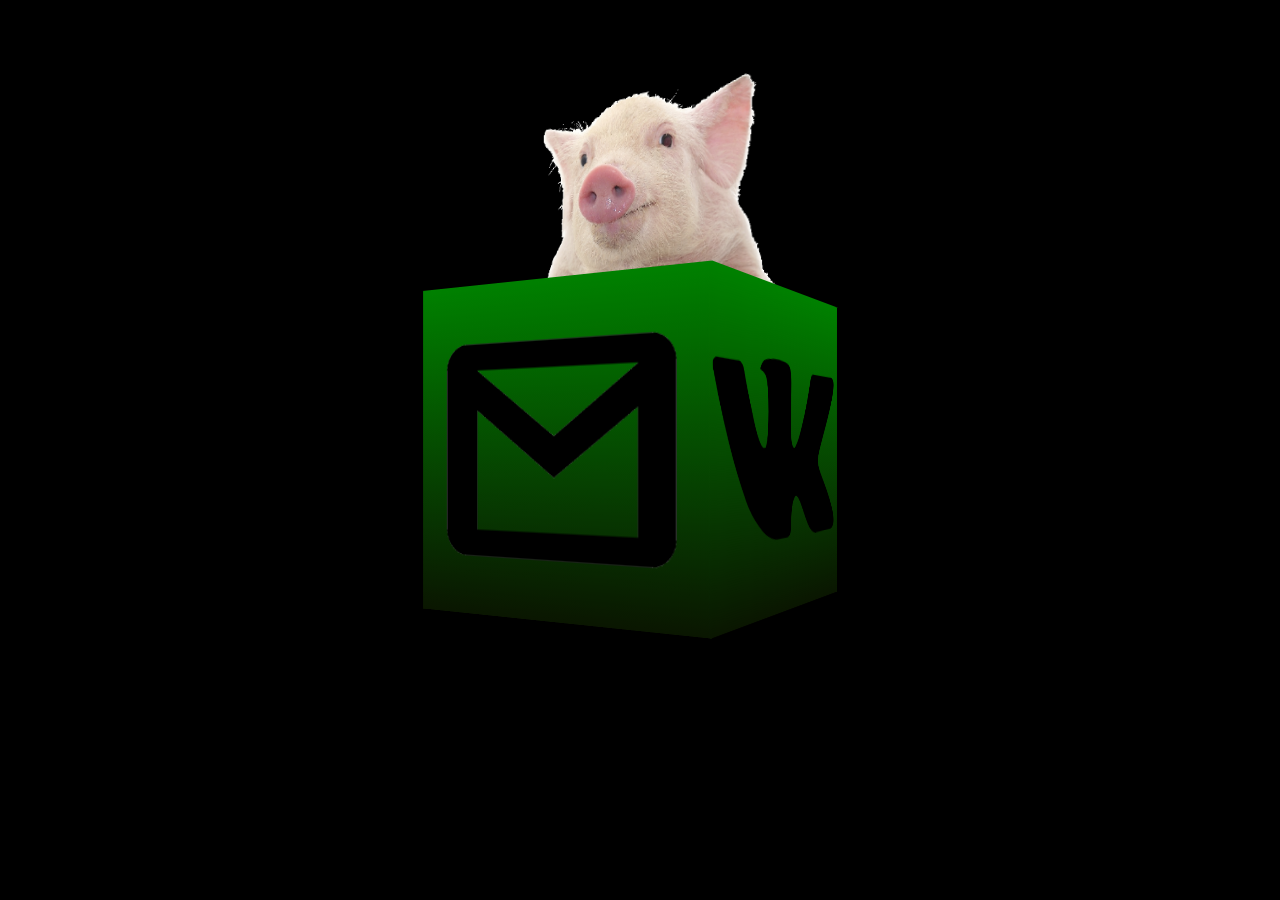
<file: cube/index.html>
<!DOCTYPE html>
<html>

<head>
    <meta charset="UTF-8">
    <title>Cube</title>
    <link rel="stylesheet" href="style.css">
</head>

<body>
    <div class="perspective">
        <div class="cube">
            <div class="top"><img src="svennicekv.png" class="logoimg"></div>
            <div>
                <span id='p1'> <a href="https://vk.com/knyazevmark"><img src="VKlogo.png" class="img"></a> </span>
                <span id='p2'> <a href="https://github.com/SelskiySven"><img src="GitHublogo.png" class="img"></a> </span>
                <span id='p3'> <a href="https://t.me/mlg_52"><img src="Telegramlogo.png" class="img"></a> </span>
                <span id='p4'> <a href="mailto:mark.al.knyazev@gmail.com"><img src="Gmaillogo.png" class="img"></a> </span>
            </div>
        </div>
    </div>
</body>

</html>
</file>
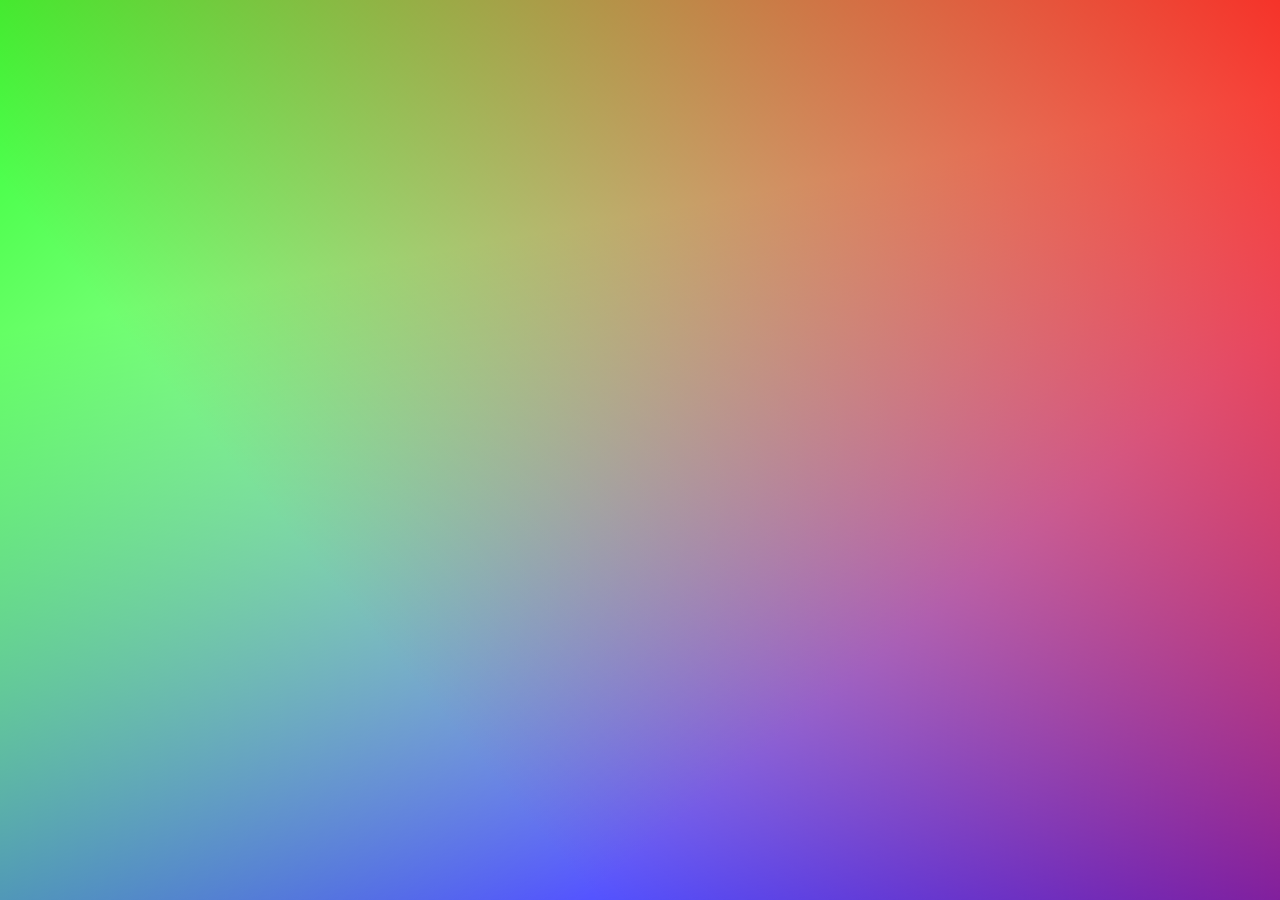
<file: dynamic_rgb_background/index.html>
<!DOCTYPE html>
<html>
    <head>
        <title>vottakvot</title>
        <meta http-equiv="content-type" content="text/html; charset=utf-8">
        <link rel="stylesheet" href="styles.css">
    </head>
    <body>
		<script src="script.js"></script>
    </body>
</html>
</file>
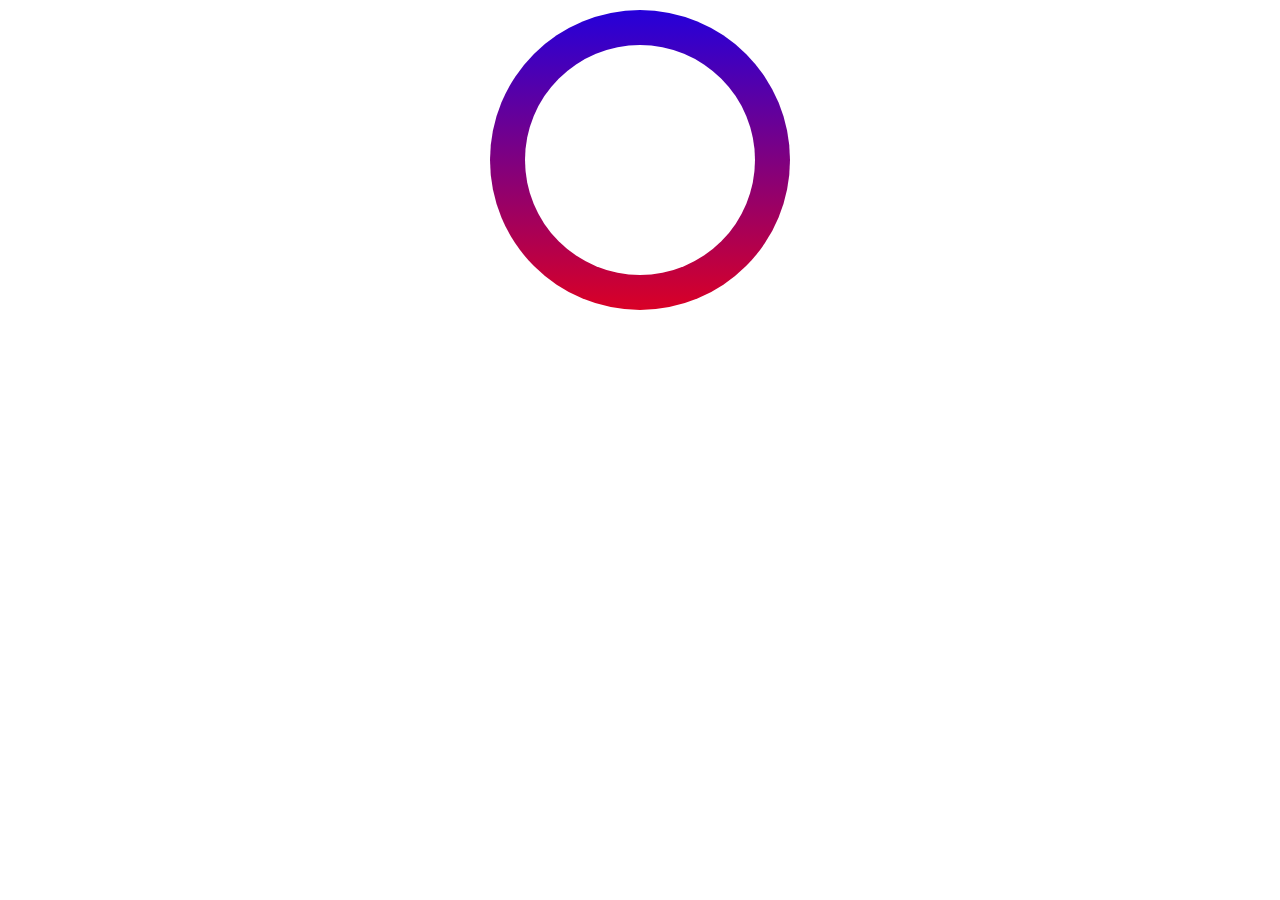
<file: loading_red_blue/index.html>
<!DOCTYPE html>
<html>
<head>
    <meta http-equiv="Content-Type" content="text/html;charset=UTF-8">
    <link rel="stylesheet" href="style.css">
    <title>Document</title>
</head>
<body>
        <div class="mn"><div class="cl"></div></div>
        <div id='circle'></div>
</body>
</html>
</file>
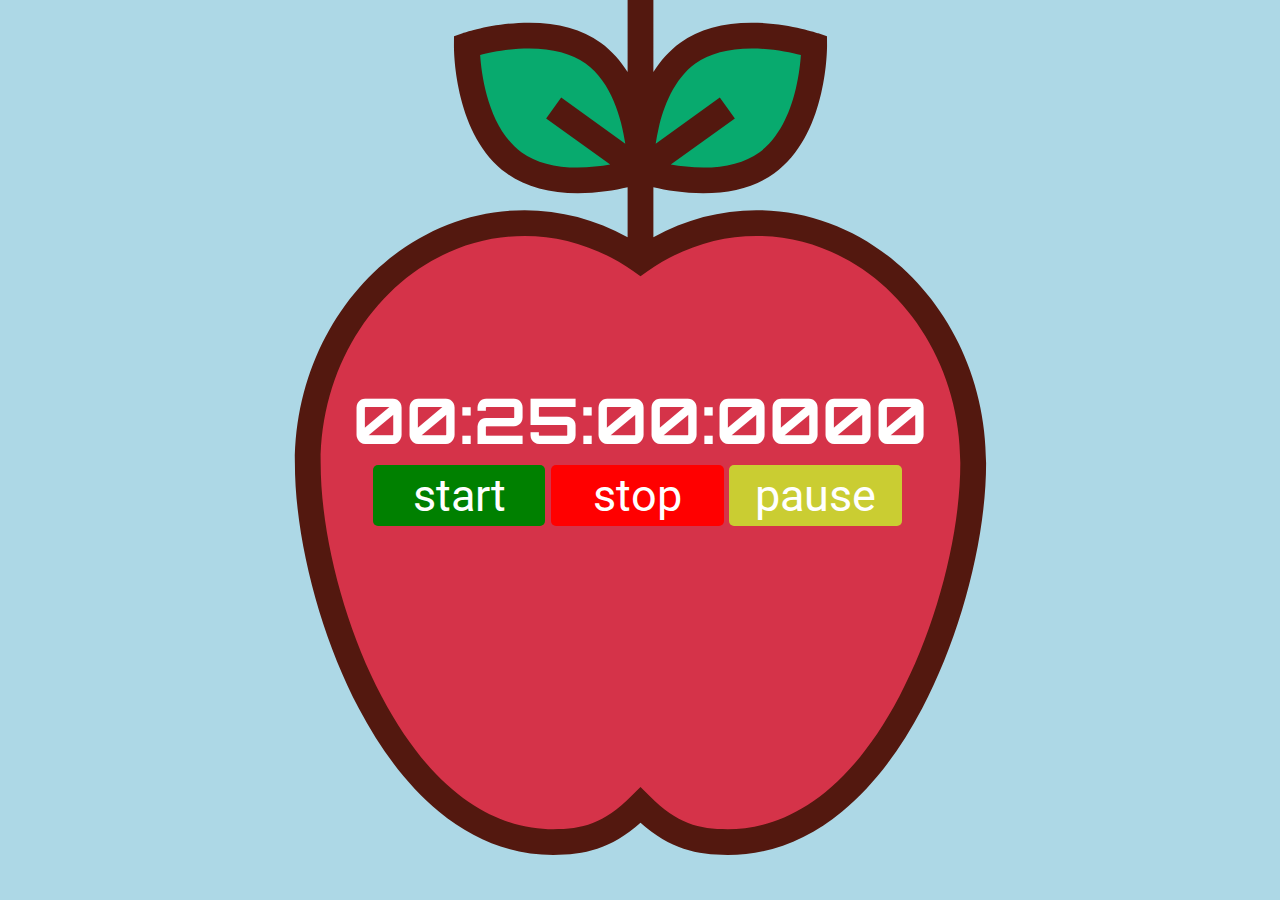
<file: timer/index.html>
<!DOCTYPE html>
<html>

<head>
    <meta http-equiv="Content-Type" content="text/html;charset=UTF-8">
    <link rel="stylesheet" href="style.css">
    <title>Timer</title>
</head>

<body>
    <div id="apple">
        <svg height="95vh" xmlns="http://www.w3.org/2000/svg" viewBox="0 0 512.001 512.001" xml:space="preserve">
            <path style="fill:#08aa6e"
                d="M284.35 31.804c28.716-20.663 75.644-4.552 75.644-4.552s.367 49.616-28.35 70.279c-28.718 20.665-75.646 4.554-75.646 4.554s-.366-49.615 28.352-70.281" />
            <path style="fill:#08aa6e"
                d="M227.647 31.804c-28.716-20.663-75.644-4.552-75.644-4.552s-.367 49.616 28.35 70.279c28.718 20.665 75.646 4.554 75.646 4.554s.366-49.615-28.352-70.281" />
            <path style="fill:#d53349"
                d="M325.408 133.557c-25.558 0-49.328 8.287-69.41 22.403-20.083-14.118-43.852-22.403-69.41-22.403-71.705 0-129.834 64.343-129.834 143.715-.001 79.376 50.628 227.009 146.984 227.009 19.851 0 34.213-4.075 52.26-22.123 18.047 18.047 32.409 22.123 52.26 22.123 96.356 0 146.984-147.633 146.984-227.008.001-79.372-58.129-143.716-129.834-143.716" />
            <path style="fill:#53180f"
                d="M325.408 125.839c-21.495 0-42.566 5.565-61.691 16.188v-29.826c7.417 1.718 18.149 3.582 29.809 3.582 17.231 0 31.573-4.033 42.627-11.987 31.594-22.733 31.576-74.413 31.56-76.602l-.041-5.468-5.17-1.776c-.761-.261-18.882-6.399-40.036-6.399-17.229 0-31.57 4.033-42.623 11.985-6.696 4.818-11.968 10.939-16.125 17.611V0h-15.437v43.149c-4.157-6.672-9.429-12.792-16.125-17.611-11.053-7.953-25.394-11.985-42.623-11.985-21.155 0-39.275 6.138-40.036 6.399l-5.17 1.776-.041 5.468c-.016 2.189-.034 53.869 31.56 76.602 11.053 7.953 25.395 11.986 42.626 11.987h.006c11.658 0 22.388-1.865 29.804-3.581v29.825c-19.125-10.625-40.197-16.188-61.691-16.188-75.847 0-137.553 67.933-137.553 151.434 0 45.169 15.014 102.819 38.25 146.87 13.797 26.158 29.921 46.946 47.926 61.786 20.987 17.299 44.043 26.07 68.526 26.07 18.709 0 34.322-3.371 52.26-19.238 17.939 15.866 33.552 19.238 52.26 19.238 24.482 0 47.537-8.771 68.526-26.07 18.005-14.84 34.13-35.628 47.926-61.786 23.236-44.052 38.25-101.702 38.25-146.87 0-83.502-61.706-151.436-137.554-151.436m-36.549-87.77c8.373-6.025 19.679-9.079 33.606-9.079 12.066 0 23.232 2.346 29.578 3.992-.325 4.71-1.105 11.914-2.971 19.908-2.891 12.388-9.043 29.101-21.935 38.378-8.374 6.026-19.681 9.081-33.61 9.081-7.037 0-13.761-.8-19.408-1.792l38.387-27.622-9.017-12.531-38.396 27.629a123 123 0 0 1 1.83-9.584c2.89-12.388 9.043-29.102 21.936-38.38m-70.388 62.279c-13.928-.001-25.237-3.057-33.61-9.081-19.765-14.222-23.992-45.457-24.896-58.288 6.351-1.646 17.511-3.988 29.566-3.988 13.926 0 25.234 3.055 33.606 9.079 15.566 11.201 21.493 32.947 23.751 47.952l-38.379-27.618-9.017 12.531 38.387 27.622c-5.646.991-12.368 1.791-19.404 1.791zm192.586 316.594c-34.711 65.808-75.062 79.621-102.798 79.621-17.473 0-30.106-3.166-46.802-19.861l-5.459-5.458-5.459 5.458c-16.697 16.697-29.33 19.861-46.802 19.861-27.737 0-68.086-13.813-102.798-79.621-22.153-41.998-36.469-96.821-36.469-139.669 0-74.989 54.78-135.996 122.115-135.996 22.961 0 45.429 7.262 64.971 21l4.439 3.12 4.44-3.12c19.542-13.738 42.009-21 64.971-21 67.335 0 122.115 61.008 122.115 135.996.004 42.848-14.312 97.671-36.464 139.669" />
        </svg>

        <!-- <svg viewBox="0 0 100 100" xmlns="http://www.w3.org/2000/svg">
            <circle cx="50" cy="50" r="50" fill="red"/>
            <line x1="50" y1="25" x2="10" y2="10" stroke="green" />
          </svg> -->

    </div>
    <div id="container">
            <div id="timer"></div>
        <div id="buttons">
            <button id="start" onclick="start()">start</button>
            <button id="stop"onclick="stop()">stop</button>
            <button id="pause" onclick="pause()">pause</button>
        </div>
    </div>
</body>
<script src="script.js"></script>

</html>
</file>
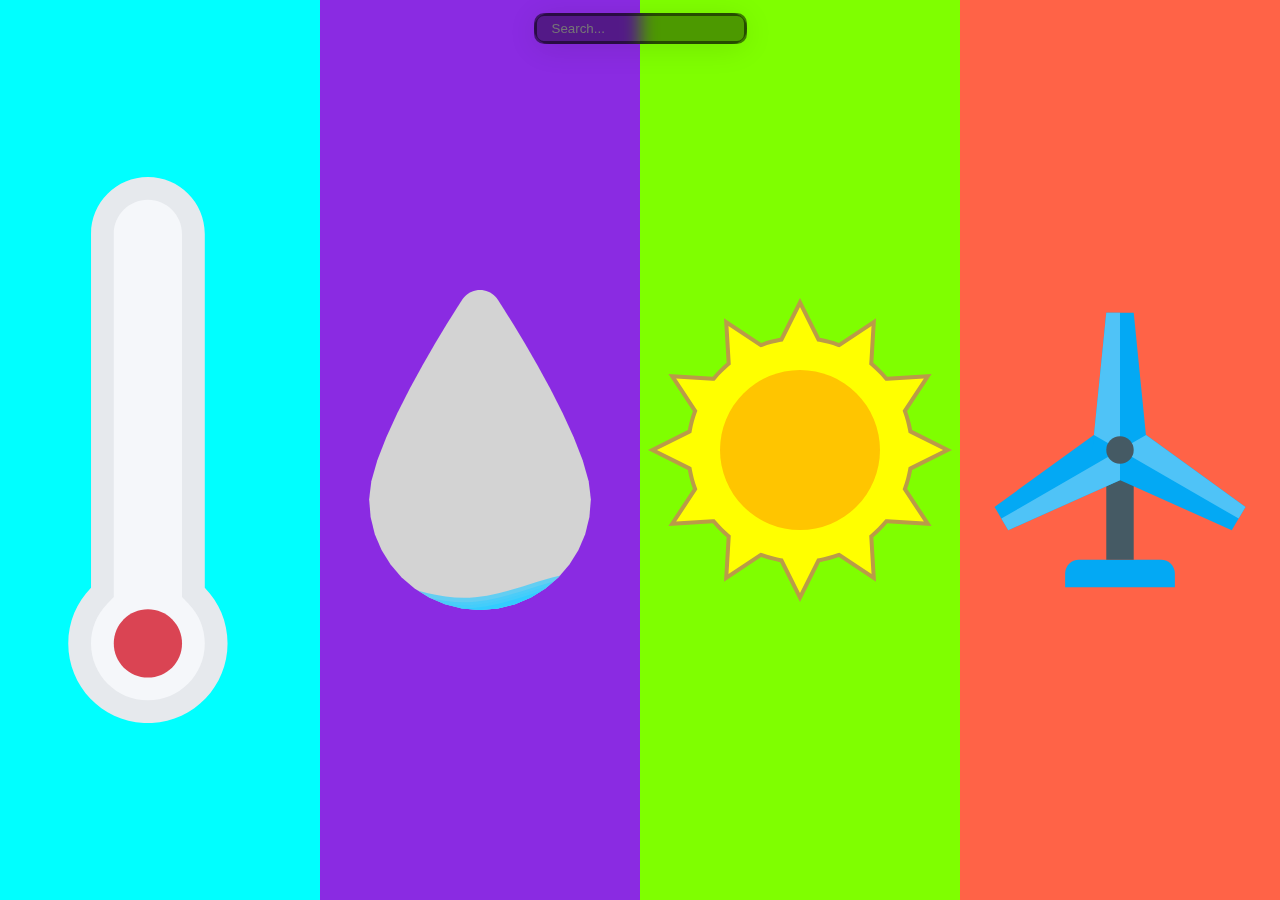
<file: weather/index.html>
<!DOCTYPE html>
<html">

    <head>
        <meta name="viewport" content="width=device-width, initial-scale=1.0">
        <meta http-equiv="Content-Type" content="text/html;charset=UTF-8">
        <link rel="stylesheet" href="style.css">
        <title>Weather APP</title>
    </head>

    <body>
        <div id="panels">
            <span id="temperature-panel">
                <svg version="1.1" xmlns="http://www.w3.org/2000/svg"
                    xmlns:xlink="http://www.w3.org/1999/xlink" viewBox="0 0 300 511.985" xml:space="preserve">
                    <path style="fill:#F5F7FA;" d="M138.67,501.313c-35.289,0-63.998-28.719-63.998-63.997c0-16.844,6.491-32.75,18.28-44.781
	l3.047-3.109V53.327c0-23.53,19.14-42.67,42.671-42.67c23.521,0,42.662,19.14,42.662,42.67v336.098l3.047,3.109
	c11.797,12.031,18.288,27.938,18.288,44.781C202.667,472.595,173.957,501.313,138.67,501.313z" />
                    <g>
                        <path id="temperature-base" style="fill:#DA4453;" d="M138.67,405.316c-17.672,0-32,14.328-32,32c0,17.67,14.328,31.997,32,31.997
		c17.671,0,31.998-14.327,31.998-31.997C170.668,419.644,156.341,405.316,138.67,405.316z M138.67,447.987" />
                        <path id="temperature" style="fill:#DA4453;" d="M138.67,426.644c-5.891,0-10.672-4.766-10.672-10.656V117.325c0-5.89,4.781-10.671,10.672-10.671
		c5.89,0,10.663,4.781,10.663,10.671v298.663C149.333,421.879,144.559,426.644,138.67,426.644z" />
                    </g>
                    <path style="fill:#E6E9ED;" d="M191.996,385.066V53.327C191.996,23.875,168.121,0,138.67,0c-29.453,0-53.335,23.875-53.335,53.327
	v331.739C72.141,398.535,64,416.972,64,437.316c0,41.231,33.429,74.669,74.67,74.669c41.232,0,74.661-33.438,74.661-74.669
	C213.331,416.972,205.19,398.535,191.996,385.066z M138.67,490.641c-29.406,0-53.335-23.922-53.335-53.325
	c0-14.031,5.414-27.297,15.241-37.328l6.094-6.219v-8.703V53.327c0-17.64,14.352-31.999,32-31.999
	c17.64,0,31.998,14.358,31.998,31.999v331.739v8.703l6.094,6.219c9.828,10.031,15.234,23.297,15.234,37.328
	C191.996,466.72,168.074,490.641,138.67,490.641z" />
                </svg>
            </span>
            <span id="humidity-panel">
                <div id="humidity">
                    <div>
                        <svg id="waves" xmlns="http://www.w3.org/2000/svg" xmlns:xlink="http://www.w3.org/1999/xlink"
                            viewBox="0 24 150 28" preserveAspectRatio="none" shape-rendering="auto">
                            <defs>
                                <path id="gentle-wave"
                                    d="M-160 44c30 0 58-18 88-18s 58 18 88 18 58-18 88-18 58 18 88 18 v44h-352z" />
                            </defs>
                            <g class="parallax">
                                <use xlink:href="#gentle-wave" x="48" y="0" fill="rgba(51, 204, 255, 0.7" />
                                <use xlink:href="#gentle-wave" x="48" y="3" fill="rgba(51, 204, 255, 0.5)" />
                                <use xlink:href="#gentle-wave" x="48" y="5" fill="rgba(51, 204, 255, 0.3)" />
                                <use xlink:href="#gentle-wave" x="48" y="7" fill="rgba(51, 204, 255, 1)" />
                            </g>
                        </svg>
                    </div>
                    <div id="fill-humidity"></div>
                </div>
            </span>
            <span id="uvIndex-panel">
                <svg xmlns="http://www.w3.org/2000/svg" viewBox="0 0 80 80" id="sun">
                    <path fill="#ffff00" id="sun-outer"
                        d="M35.354,67.588l-0.248-0.043c-1.557-0.275-3.117-0.694-4.637-1.246l-0.236-0.085l-8.674,5.727 l0.621-10.355l-0.191-0.162c-1.232-1.038-2.38-2.186-3.411-3.412l-0.162-0.192L8.06,58.441l5.727-8.673L13.7,49.531 c-0.552-1.523-0.971-3.083-1.245-4.637l-0.044-0.248L3.118,40l9.293-4.647l0.044-0.248c0.274-1.554,0.693-3.114,1.245-4.637 l0.086-0.236L8.06,21.559l10.355,0.622l0.162-0.192c1.032-1.228,2.18-2.375,3.411-3.412l0.191-0.162L21.559,8.059l8.674,5.727 l0.236-0.085c1.52-0.552,3.08-0.971,4.637-1.246l0.248-0.043L40,3.118l4.646,9.293l0.248,0.043 c1.557,0.275,3.117,0.694,4.637,1.246l0.236,0.085l8.674-5.727L57.82,18.415l0.191,0.162c1.231,1.036,2.379,2.184,3.411,3.412 l0.162,0.192l10.355-0.622l-5.727,8.673l0.086,0.236c0.552,1.522,0.971,3.083,1.245,4.637l0.044,0.248L76.882,40l-9.293,4.647 l-0.044,0.248c-0.274,1.553-0.693,3.113-1.245,4.637l-0.086,0.236l5.727,8.673l-10.355-0.622l-0.162,0.192 c-1.031,1.226-2.179,2.374-3.411,3.412l-0.191,0.162l0.621,10.355l-8.674-5.727l-0.236,0.085c-1.52,0.552-3.08,0.971-4.637,1.246 l-0.248,0.043L40,76.882L35.354,67.588z" />
                    <path fill="#ba9b48"
                        d="M40,4.236l4.087,8.174l0.225,0.45l0.495,0.088c1.529,0.27,3.061,0.681,4.554,1.223l0.472,0.171 l0.419-0.277l7.629-5.037l-0.547,9.107l-0.03,0.502l0.384,0.323c1.207,1.016,2.334,2.143,3.351,3.351l0.323,0.384l0.501-0.03 l9.107-0.547l-5.037,7.629l-0.277,0.419l0.171,0.473c0.541,1.493,0.953,3.025,1.223,4.553l0.088,0.495l0.45,0.225L75.764,40 l-8.174,4.087l-0.45,0.225l-0.088,0.495c-0.27,1.528-0.681,3.06-1.223,4.553l-0.171,0.473l0.277,0.419l5.037,7.629l-9.107-0.547 l-0.502-0.03l-0.323,0.384c-1.015,1.207-2.143,2.334-3.351,3.351l-0.384,0.324l0.03,0.501l0.547,9.107l-7.629-5.037l-0.419-0.277 l-0.473,0.171c-1.493,0.541-3.025,0.953-4.554,1.223l-0.495,0.088l-0.225,0.45L40,75.764l-4.087-8.174l-0.225-0.45l-0.495-0.088 c-1.529-0.27-3.061-0.682-4.554-1.223l-0.473-0.171l-0.419,0.277l-7.629,5.037l0.547-9.107l0.03-0.501l-0.384-0.324 c-1.208-1.017-2.336-2.145-3.351-3.351l-0.323-0.384l-0.502,0.03l-9.107,0.547l5.037-7.629l0.277-0.419l-0.171-0.473 c-0.541-1.493-0.953-3.025-1.223-4.553l-0.088-0.495l-0.45-0.225L4.236,40l8.174-4.087l0.45-0.225l0.088-0.495 c0.27-1.529,0.681-3.061,1.223-4.553l0.171-0.473l-0.277-0.419l-5.037-7.629l9.107,0.547l0.501,0.03l0.323-0.384 c1.016-1.208,2.144-2.335,3.351-3.351l0.384-0.323l-0.03-0.502l-0.547-9.107l7.629,5.037l0.419,0.277l0.472-0.171 c1.493-0.541,3.025-0.953,4.554-1.223l0.495-0.088l0.225-0.45L40,4.236 M40,2l-4.981,9.963c-1.627,0.287-3.201,0.717-4.721,1.268 L21,7.091l0.667,11.103c-1.255,1.056-2.416,2.217-3.472,3.472L7.091,21l6.139,9.298c-0.551,1.519-0.98,3.093-1.268,4.721L2,40 l9.963,4.981c0.287,1.627,0.716,3.201,1.268,4.72L7.091,59l11.103-0.666c1.056,1.255,2.218,2.416,3.472,3.472L21,72.909 l9.298-6.139c1.519,0.551,3.094,0.98,4.721,1.268L40,78l4.981-9.963c1.627-0.287,3.201-0.717,4.721-1.268L59,72.909l-0.667-11.103 c1.255-1.056,2.416-2.217,3.472-3.472L72.909,59l-6.139-9.298c0.551-1.519,0.98-3.093,1.268-4.72L78,40l-9.963-4.981 c-0.287-1.627-0.716-3.201-1.268-4.721L72.909,21l-11.103,0.666c-1.056-1.255-2.217-2.416-3.472-3.472L59,7.091l-9.298,6.139 c-1.519-0.551-3.093-0.98-4.721-1.268L40,2L40,2z" />
                    <path id="sun-inner" fill="#ffc500" d="M40 20A20 20 0 1 0 40 60A20 20 0 1 0 40 20Z" />
                </svg>
            </span>
            <span id="windSpeed-panel">
                <svg viewBox="0 0 14 14" role="img" focusable="false" aria-hidden="true"
                    xmlns="http://www.w3.org/2000/svg">
                    <path fill="#03a9f4" d="M5.2 11.8c-.33 0-.6.27-.6.6v.6h4.8v-.6c0-.33-.27-.6-.6-.6H5.2z" />
                    <g fill="#455a64" transform="matrix(.3 0 0 .3 -.2 -.5)">
                        <path d="M26 28.3l-2-.9-2 .9V41h4z" />
                    </g>
                    <g id="rotate">
                        <g fill="#03a9f4">
                            <path d="M2.11 10.51L7.6 8.05l-1.2-2.1-4.89 3.54z" />
                            <path d="M12.49 9.49L7.6 5.95l-1.2 2.1 5.49 2.46z" />
                            <path d="M6.4 1l-.6 6h2.4l-.6-6z" />
                        </g>
                        <path fill="#4fc3f7"
                            d="M6.4 1l-.54 5.34L7 7V1zm-4.29 9.51L7 8.32V7l-5.19 3zm10.38-1.02L8.14 6.34 7 7l5.19 3z" />
                    </g>
                    <g fill="#455a64" transform="matrix(.3 0 0 .3 -.2 -.5)">
                        <circle cx="24" cy="25" r="2" />
                    </g>
                </svg>
            </span>
        </div>
        <div id="dropdown-search-panel">
            <div id="dropdown-search">
                <input type="text" id="search-city" placeholder="Search...">
                <div id="cities"></div>
            </div>
        </div>
    </body>
    <script src="script.js"></script>

    </html>
</file>
<file: cube/style.css>
*{
    margin: 0;
    padding: 0;
    box-sizing: border-box;
}
body{
    display: flex;
    justify-content: center;
    align-items: center;
    min-height: 100vh;
    background-color: black;
}
a{
    outline: none;
}
.cube{
    position: relative;
    width: 300px;
    height: 300px;
    transform-style: preserve-3d;
    transform: rotateY(-30deg);
    animation: animate 4s linear infinite;
}
@keyframes animate {
    0%{
        transform: rotateX(-30deg) rotateY(0deg);
    }
    100%{
        transform: rotateX(-30deg) rotateY(360deg);
    }
}
.cube div{
    position: absolute;
    top: 0;
    left: 0;
    width: 100%;
    height: 100%;
    transform-style: preserve-3d;
}
.cube div span{
    position: absolute;
    top: 0;
    left: 0;
    width: 101%;
    height: 100%;
    background: linear-gradient(rgb(0, 128, 0), rgb(10, 22, 1));
}
/* .cube div span a img
{
    position: absolute;
    transform: translateZ(100px);
} */
#p1{
    transform: rotateY(90deg) translateZ(150px)
}
#p2{
    transform: rotateY(180deg) translateZ(150px)
}
#p3{
    transform: rotateY(270deg) translateZ(150px)
}
#p4{
    transform: rotateY(0deg) translateZ(150px)
}
.top{
    position: absolute;
    top: 0;
    left: 0;
    width: 300px;
    height: 300px;
    padding-bottom:40px;
    background-color: rgb(0, 128, 0);
    transform: rotateX(90deg) translateZ(150px) scale(1.01) translateX(2px);
}
.logoimg{
    width: 270px;
    height: 270px;
    transform: rotateX(-90deg) translateY(-135px) translateX(20px);
}
.img{
    width: 300px;
    height: 300px;
    padding: 5px;
}
.perspective{
    perspective: 1000px;
}
</file>
<file: dynamic_rgb_background/styles.css>
body{
  margin: 0;
  padding: 0;
  height: 100vh;
}
</file>
<file: loading_red_blue/style.css>
.mn{
    width: 300px;
    height: 300px;
    margin: 10px;
    overflow: hidden;
    display: flex;
    justify-content: center;
    align-items: center;
    border-radius: 100%;
}
body{
    margin: 0;
    display: flex;
    justify-content: center;
    align-items: center;
}
.cl{
    min-width: 425px;
    min-height: 425px;
    background: linear-gradient(0deg,red,blue);
    display: flex;
    justify-content: center;
    align-items: center;
    animation: anim 1s linear infinite;
}
#circle{
    background-color: white;
    border-radius: 100%;
    min-width: 230px;
    min-height: 230px;
    position: absolute;
}

@keyframes anim {
    0%{
        transform: rotate(0deg);
    }
    100%{
        transform: rotate(360deg);
    }
}
</file>
<file: timer/style.css>
@import url('https://fonts.googleapis.com/css2?family=Roboto:ital,wght@0,100..900;1,100..900&display=swap');
@import url('https://fonts.googleapis.com/css2?family=Orbitron:wght@400..900&family=Roboto:ital,wght@0,100..900;1,100..900&display=swap');

body{
    margin: 0;
    padding: 0;
    background-color: lightblue;
}
#apple{
    width: 100%;
    display: flex;
    justify-content: center;
    align-items: center;
}

#container{
    position: absolute;
    width: 100%;
    height: 100%;
    display: flex;
    justify-content: center;
    align-items:center;
    flex-direction: column;
    top:0;
}

#buttons>button{
    font-family: "Roboto", serif;
    color: white;
    border-radius: 5px;
    cursor: pointer;
    border-width: 3px;
    border-color: rgba(0, 0, 0, 0);
    border-style: solid;
    font-size: min(5vw,5vh);
    margin: 0 0.5%;
    min-width: 32%;
    max-width: 32%;
}

#buttons{
    display: flex;
    flex-wrap: nowrap;
    width: min(60vh,60vw);
}

#buttons>button:hover{
    border-color: rgb(61, 61, 61);
}

#start{
    background-color: green;
}

#stop{
    background-color: red;
}

#pause{
    background: rgb(202, 205, 50);
}

#timer{
    font-family: "Orbitron", monospace;
    color: white;
    font-size: min(7vw,7vh);
    font-weight: bold;
    text-align: left;
    margin: 0.5%;
}


#timer:hover{
    color:yellow;
    cursor:default;
}

.timer-alarm{
    animation-name: flickering;
    animation-duration: 2s;
    animation-iteration-count: infinite;
    animation-timing-function: linear;
    background-color: lightblue;
    border-radius: 5px;
}

@keyframes flickering{
    0% {color: red;}
    50% {color: rgba(0, 0, 0, 0);}
    100% {color: red;}
}

.symbol{
    display: inline-block;
    width: 1ch;
    text-align: center;
}
</file>
<file: weather/style.css>
body {
    padding: 0;
    margin: 0;
}

#panels {
    display: flex;
}

#panels>span {
    width: 25%;
    height: 100vh;
}

#temperature-panel {
    background-color: aqua;
}

#humidity-panel {
    background-color: blueviolet;
}

#uvIndex-panel {
    background-color: chartreuse;
}

#windSpeed-panel {
    background-color: tomato;
}

#dropdown-search-panel {
    position: absolute;
    display: flex;
    justify-content: center;
    top: 0;
    width: 100%;
    padding: 1% 0;
    border: none;
    font-family: 'Comic Sans MS', 'Chalkboard SE', 'Comic Neue', sans-serif;
    color: whitesmoke;
}

#dropdown-search {
    border-radius: 10px;
    background: rgba(0, 0, 0, 0.4);
    border-radius: 16px;
    box-shadow: 0 4px 30px rgba(0, 0, 0, 0.1);
    backdrop-filter: blur(9px);
    -webkit-backdrop-filter: blur(9px);
    transition: margin-top 0.4s ease-in-out;
}

#search-city {
    padding: 5px 15px 5px;
    background: url('https://cdn-icons-png.flaticon.com/16/622/622669.png') no-repeat right 10px center;
    background-size: 16px;
    outline: none;
    border-radius: 10px;
    border: 3px solid rgba(0, 0, 0, 0.5);
    transition: font-size 0.4s ease-in-out,
        border 0.4s ease-in-out,
        background-size 0.4s ease-in-out;
    cursor: pointer;
    font-family: 'Comic Sans MS', 'Chalkboard SE', 'Comic Neue', sans-serif;
    color: whitesmoke;
}

#search-city:focus,
#search-city:not(:placeholder-shown) {
    font-size: 3vw;
    border: 3px solid rgba(0, 0, 0, 0);
    cursor: text;
    background-size: 0px;
}

#dropdown-search:has(#search-city:focus),
#dropdown-search:has(#search-city:not(:placeholder-shown)) {
    margin-top: 40vh;
}


#cities>button {
    font-size: 2vw;
    padding: 10px;
    font-family: 'Comic Sans MS', 'Chalkboard SE', 'Comic Neue', sans-serif;
    color: whitesmoke;
    outline: none;
    background-color: rgba(0, 0, 0, 0);
    border: none;
    width: 100%;
    text-align: left;
    border-radius: 16px;
}

.active {
    background-color: rgba(255, 255, 255, 0.1) !important;
}

#panels>span {
    display: flex;
    justify-content: center;
    align-items: center;
    flex-direction: column;
}

#humidity {
    width: 100%;
    aspect-ratio: 1/1;
    clip-path: polygon(84.646% 65.358%, 84.646% 65.358%, 84.192% 70.971%, 82.877% 76.299%, 80.773% 81.268%, 77.952% 85.808%, 74.486% 89.845%, 70.448% 93.31%, 65.908% 96.129%, 60.939% 98.232%, 55.613% 99.546%, 50.001% 100%, 50.001% 100%, 44.39% 99.546%, 39.064% 98.231%, 34.095% 96.128%, 29.555% 93.308%, 25.516% 89.843%, 22.05% 85.805%, 19.23% 81.266%, 17.126% 76.297%, 15.811% 70.97%, 15.356% 65.358%, 15.356% 65.358%, 16.039% 59.785%, 17.913% 53.227%, 20.717% 46%, 24.189% 38.416%, 28.069% 30.79%, 32.094% 23.437%, 36.004% 16.67%, 39.537% 10.805%, 42.431% 6.156%, 44.425% 3.037%, 44.425% 3.037%, 44.818% 2.492%, 45.259% 1.994%, 45.744% 1.546%, 46.268% 1.15%, 46.828% 0.808%, 47.419% 0.524%, 48.037% 0.298%, 48.677% 0.134%, 49.335% 0.034%, 50.007% 0%, 50.007% 0%, 50.678% 0.034%, 51.336% 0.134%, 51.976% 0.298%, 52.594% 0.524%, 53.184% 0.808%, 53.744% 1.15%, 54.269% 1.546%, 54.754% 1.994%, 55.195% 2.492%, 55.588% 3.037%, 55.588% 3.037%, 57.58% 6.156%, 60.472% 10.805%, 64.002% 16.67%, 67.911% 23.437%, 71.935% 30.79%, 75.814% 38.416%, 79.286% 46%, 82.09% 53.227%, 83.964% 59.785%, 84.646% 65.358%);
    background: lightgray;
    position: relative;
    overflow: hidden;
}

#fill-humidity {
    position: absolute;
    bottom: 0;
    width: 100%;
    height: 0;
    background: rgb(51, 204, 255);
    transition: height 0.5s ease-in-out;
}


#rotate {
    transform-origin: center;
    animation-name: spin;
    animation-duration: 9s;
    animation-timing-function: linear;
    animation-iteration-count: infinite;

}

@keyframes spin {
    from {
        transform: rotate(0deg);
    }

    to {
        transform: rotate(360deg);
    }
}

#waves {
    position: absolute;
    left: 15%;
    width: 70%;
    bottom: 0;
    transition: bottom 0.5s ease-in-out;
}

.parallax>use {
    animation: move-forever 25s cubic-bezier(.55, .5, .45, .5) infinite;
}

.parallax>use:nth-child(1) {
    animation-delay: -2s;
    animation-duration: 7s;
}

.parallax>use:nth-child(2) {
    animation-delay: -3s;
    animation-duration: 10s;
}

.parallax>use:nth-child(3) {
    animation-delay: -4s;
    animation-duration: 13s;
}

.parallax>use:nth-child(4) {
    animation-delay: -5s;
    animation-duration: 20s;
}

@keyframes move-forever {
    0% {
        transform: translate3d(-90px, 0, 0);
    }

    100% {
        transform: translate3d(85px, 0, 0);
    }
}

#sun > path{
    transition: fill 0.5s ease-in-out;
    animation: pulse 2s ease-in-out infinite;
    transform-origin: center center;
}

#temperature{
    transform-origin: center 80%;
    transform: scaleY(0);
    transition: transform 0.5s ease-in-out, fill 0.5s ease-in-out;
}

#temperature-base{
    transition: fill 0.5s ease-in-out;
}

@keyframes pulse {
    0% {
        transform: scale(1);
    }

    50% {
        transform: scale(1.05);
    }

    100% {
        transform: scale(1);
    }
}
</file>
